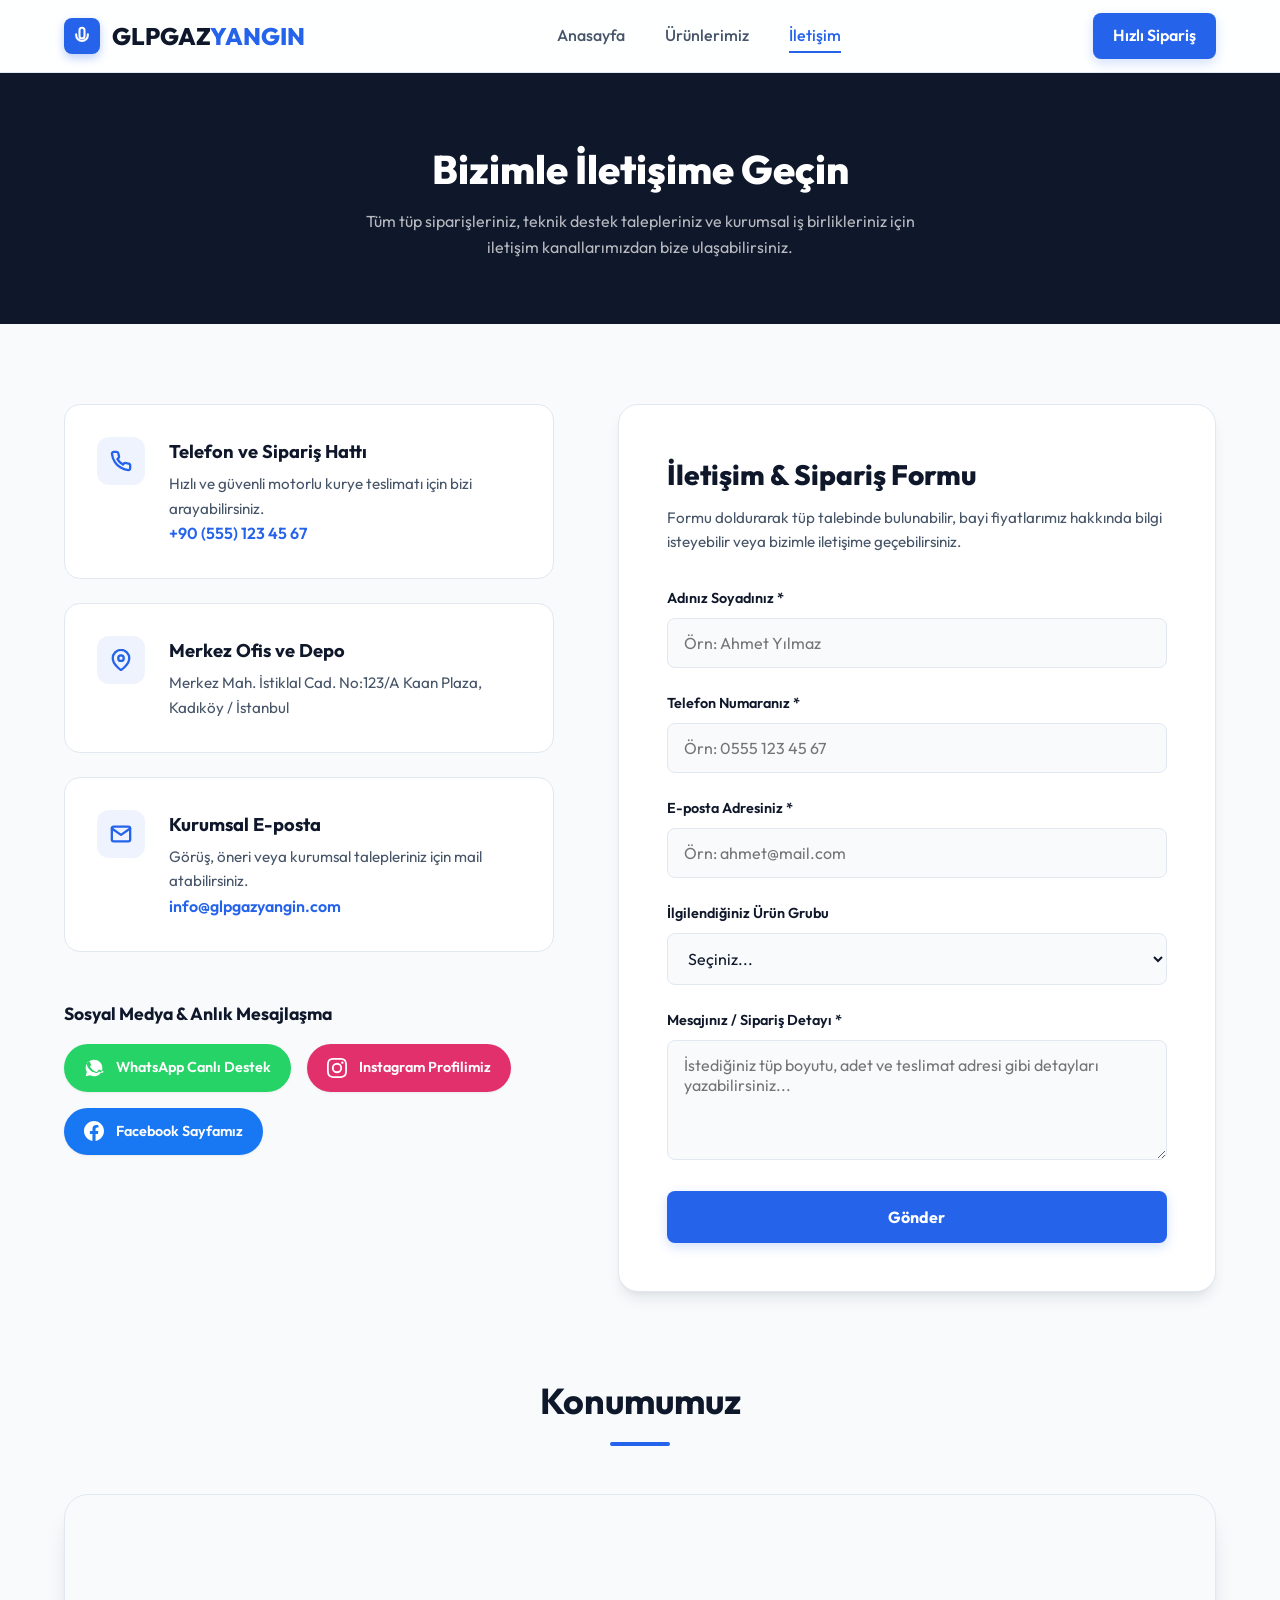
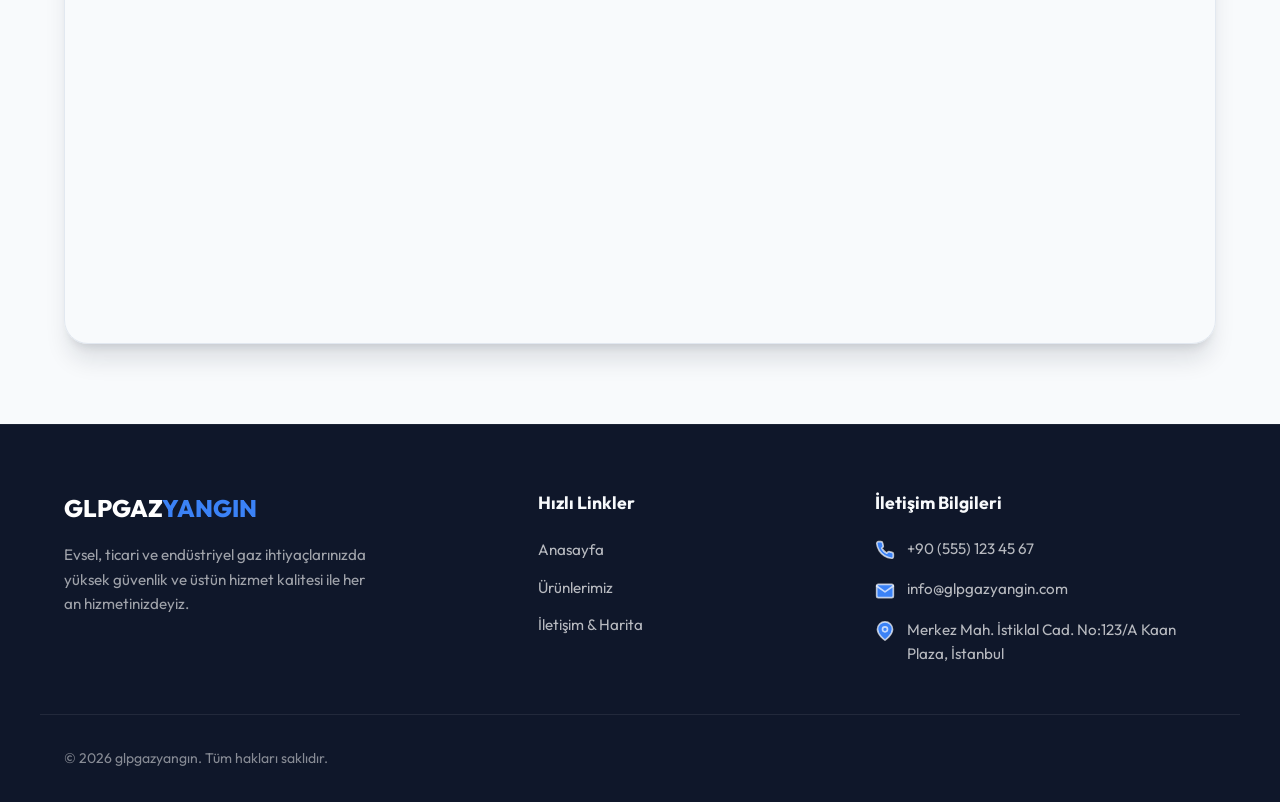
<file: iletisim.html>
<!DOCTYPE html>
<html lang="tr">
<head>
    <meta charset="UTF-8">
    <meta name="viewport" content="width=device-width, initial-scale=1.0">
    <title>İletişim - glpgazyangın Bize Ulaşın</title>
    <meta name="description" content="glpgazyangın iletişim bilgileri. E-posta, Whatsapp, Instagram, Facebook adreslerimiz ve Google Haritalar üzerindeki konumumuz. Hemen sipariş veya bilgi alın.">
    <link rel="stylesheet" href="style.css">
</head>
<body>

    <!-- Header / Navigasyon -->
    <header class="header">
        <div class="container navbar">
            <a href="index.html" class="logo" id="headerLogo">
                <div class="logo-icon">
                    <svg width="20" height="20" viewBox="0 0 24 24" fill="none" stroke="currentColor" stroke-width="2.5" stroke-linecap="round" stroke-linejoin="round">
                        <path d="M12 2c1.7 0 3 1.3 3 3v7c0 1.7-1.3 3-3 3s-3-1.3-3-3V5c0-1.7 1.3-3 3-3z"/>
                        <path d="M19 10v1a7 7 0 0 1-14 0v-1"/>
                    </svg>
                </div>
                <div class="logo-text">GLPGAZ<span>YANGIN</span></div>
            </a>
            
            <nav class="nav-menu" id="navMenu">
                <a href="index.html" class="nav-link" id="navHome">Anasayfa</a>
                <a href="urunlerimiz.html" class="nav-link" id="navProducts">Ürünlerimiz</a>
                <a href="iletisim.html" class="nav-link active" id="navContact">İletişim</a>
            </nav>

            <a href="iletisim.html" class="nav-btn" id="navOrderBtn">Hızlı Sipariş</a>

            <div class="mobile-toggle" id="mobileToggle">
                <span></span>
                <span></span>
                <span></span>
            </div>
        </div>
    </header>

    <!-- İletişim Başlık Bölümü -->
    <section class="section" style="background-color: var(--primary-dark); color: white; padding: 4rem 0; text-align: center;">
        <div class="container">
            <h1 style="font-size: 2.5rem; font-weight: 800; margin-bottom: 0.5rem;">Bizimle İletişime Geçin</h1>
            <p style="color: rgba(255,255,255,0.7); max-width: 600px; margin: 0 auto;">Tüm tüp siparişleriniz, teknik destek talepleriniz ve kurumsal iş birlikleriniz için iletişim kanallarımızdan bize ulaşabilirsiniz.</p>
        </div>
    </section>

    <!-- İletişim Detayları ve Form Grid -->
    <section class="section">
        <div class="container contact-grid">
            
            <!-- Sol Sütun: İletişim Bilgileri & Sosyal Medya -->
            <div class="contact-info-cards">
                
                <!-- Telefon Kartı -->
                <div class="contact-card-item">
                    <div class="contact-card-icon">
                        <svg viewBox="0 0 24 24" width="22" height="22" stroke="currentColor" stroke-width="2.5" fill="none" stroke-linecap="round" stroke-linejoin="round">
                            <path d="M22 16.92v3a2 2 0 0 1-2.18 2 19.79 19.79 0 0 1-8.63-3.07 19.5 19.5 0 0 1-6-6 19.79 19.79 0 0 1-3.07-8.67A2 2 0 0 1 4.11 2h3a2 2 0 0 1 2 1.72 12.84 12.84 0 0 0 .7 2.81 2 2 0 0 1-.45 2.11L8.09 9.91a16 16 0 0 0 6 6l1.27-1.27a2 2 0 0 1 2.11-.45 12.84 12.84 0 0 0 2.81.7A2 2 0 0 1 22 16.92z"/>
                        </svg>
                    </div>
                    <div class="contact-card-details">
                        <h3>Telefon ve Sipariş Hattı</h3>
                        <p>Hızlı ve güvenli motorlu kurye teslimatı için bizi arayabilirsiniz.</p>
                        <a href="tel:+905551234567" id="linkPhone">+90 (555) 123 45 67</a>
                    </div>
                </div>

                <!-- Adres Kartı -->
                <div class="contact-card-item">
                    <div class="contact-card-icon">
                        <svg viewBox="0 0 24 24" width="22" height="22" stroke="currentColor" stroke-width="2.5" fill="none" stroke-linecap="round" stroke-linejoin="round">
                            <path d="M21 10c0 7-9 13-9 13s-9-6-9-13a9 9 0 0 1 18 0z"/>
                            <circle cx="12" cy="10" r="3"/>
                        </svg>
                    </div>
                    <div class="contact-card-details">
                        <h3>Merkez Ofis ve Depo</h3>
                        <p>Merkez Mah. İstiklal Cad. No:123/A Kaan Plaza, Kadıköy / İstanbul</p>
                    </div>
                </div>

                <!-- E-posta Kartı -->
                <div class="contact-card-item">
                    <div class="contact-card-icon">
                        <svg viewBox="0 0 24 24" width="22" height="22" stroke="currentColor" stroke-width="2.5" fill="none" stroke-linecap="round" stroke-linejoin="round">
                            <path d="M4 4h16c1.1 0 2 .9 2 2v12c0 1.1-.9 2-2 2H4c-1.1 0-2-.9-2-2V6c0-1.1.9-2 2-2z"/>
                            <polyline points="22,6 12,13 2,6"/>
                        </svg>
                    </div>
                    <div class="contact-card-details">
                        <h3>Kurumsal E-posta</h3>
                        <p>Görüş, öneri veya kurumsal talepleriniz için mail atabilirsiniz.</p>
                        <a href="mailto:info@glpgazyangin.com" id="linkMail">info@glpgazyangin.com</a>
                    </div>
                </div>

                <!-- Sosyal Medya ve Hızlı Erişim Kanalları -->
                <div class="social-platforms">
                    <h4>Sosyal Medya & Anlık Mesajlaşma</h4>
                    <div class="social-links-flex">
                        
                        <!-- Whatsapp -->
                        <a href="https://wa.me/905551234567?text=Merhaba,%20tüp%20siparişi%20vermek%20istiyorum." target="_blank" class="social-pill social-whatsapp" id="socialWhatsapp">
                            <svg viewBox="0 0 24 24">
                                <path d="M12.012 2c-5.506 0-9.989 4.478-9.99 9.984a9.96 9.96 0 0 0 1.335 4.963L2 22l5.233-1.371a9.944 9.944 0 0 0 4.779 1.21h.004c5.505 0 9.988-4.478 9.989-9.984 0-2.669-1.037-5.176-2.922-7.062A9.92 9.92 0 0 0 12.012 2zm5.836 14.199c-.32.9-1.845 1.748-2.54 1.807-.63.053-1.419.083-4.227-1.077-3.589-1.482-5.908-5.111-6.087-5.35-.179-.24-1.459-1.94-1.459-3.702 0-1.762.921-2.63 1.252-2.977.331-.347.725-.434.966-.434.24 0 .48.002.69.012.222.01.517-.083.808.618.3.724 1.025 2.502 1.112 2.682.088.18.147.391.027.632-.119.24-.18.39-.36.6-.18.21-.379.47-.54.63-.18.18-.369.376-.159.736.21.36 1.365 2.253 2.928 3.642 2.013 1.794 3.701 2.348 4.226 2.56.526.21.84.18 1.156-.15.316-.33 1.365-1.59 1.728-2.13.362-.54.724-.45 1.22-.27 493.3 180 3.12 1.53 3.498 1.72.378.19.63.28.72.43.09.15.09.87-.23 1.77z"/>
                            </svg>
                            WhatsApp Canlı Destek
                        </a>

                        <!-- Instagram -->
                        <a href="https://instagram.com/glpgazyangin" target="_blank" class="social-pill social-instagram" id="socialInstagram">
                            <svg viewBox="0 0 24 24">
                                <path d="M12 2.163c3.204 0 3.584.012 4.85.07 3.252.148 4.771 1.691 4.919 4.919.058 1.265.069 1.645.069 4.849 0 3.205-.012 3.584-.069 4.849-.149 3.225-1.664 4.771-4.919 4.919-1.266.058-1.644.07-4.85.07-3.204 0-3.584-.012-4.849-.07-3.26-.149-4.771-1.699-4.919-4.92-.058-1.265-.07-1.644-.07-4.849 0-3.204.013-3.583.07-4.849.149-3.227 1.664-4.771 4.919-4.919 1.266-.057 1.645-.069 4.849-.069zM12 0C8.741 0 8.333.014 7.053.072 2.695.272.273 2.69.073 7.051.014 8.333 0 8.741 0 12c0 3.259.014 3.668.072 4.948.2 4.358 2.618 6.78 6.98 6.98 1.281.058 1.689.072 4.948.072 3.259 0 3.668-.014 4.948-.072 4.354-.2 6.782-2.618 6.979-6.98.059-1.28.073-1.689.073-4.948 0-3.259-.014-3.667-.072-4.947-.196-4.354-2.617-6.78-6.979-6.98C15.668.014 15.259 0 12 0zm0 5.838a6.162 6.162 0 1 0 0 12.324 6.162 6.162 0 0 0 0-12.324zM12 16a4 4 0 1 1 0-8 4 4 0 0 1 0 8zm6.406-11.845a1.44 1.44 0 1 0 0 2.881 1.44 1.44 0 0 0 0-2.881z"/>
                            </svg>
                            Instagram Profilimiz
                        </a>

                        <!-- Facebook -->
                        <a href="https://facebook.com/glpgazyangin" target="_blank" class="social-pill social-facebook" id="socialFacebook">
                            <svg viewBox="0 0 24 24">
                                <path d="M24 12.073c0-6.627-5.373-12-12-12s-12 5.373-12 12c0 5.99 4.388 10.954 10.125 11.854v-8.385H7.078v-3.47h3.047V9.43c0-3.007 1.792-4.669 4.533-4.669 1.312 0 2.686.235 2.686.235v2.953H15.83c-1.491 0-1.956.925-1.956 1.874v2.25h3.328l-.532 3.47h-2.796v8.385C19.612 23.027 24 18.062 24 12.073z"/>
                            </svg>
                            Facebook Sayfamız
                        </a>

                    </div>
                </div>

            </div>

            <!-- Sağ Sütun: Sipariş & İletişim Formu -->
            <div class="contact-form-wrapper">
                <h2>İletişim & Sipariş Formu</h2>
                <p>Formu doldurarak tüp talebinde bulunabilir, bayi fiyatlarımız hakkında bilgi isteyebilir veya bizimle iletişime geçebilirsiniz.</p>
                
                <form id="contactForm">
                    
                    <div class="form-group">
                        <label for="formName" class="form-label">Adınız Soyadınız *</label>
                        <input type="text" id="formName" class="form-control" placeholder="Örn: Ahmet Yılmaz" required>
                    </div>

                    <div class="form-group">
                        <label for="formPhone" class="form-label">Telefon Numaranız *</label>
                        <input type="tel" id="formPhone" class="form-control" placeholder="Örn: 0555 123 45 67" required>
                    </div>

                    <div class="form-group">
                        <label for="formEmail" class="form-label">E-posta Adresiniz *</label>
                        <input type="email" id="formEmail" class="form-control" placeholder="Örn: ahmet@mail.com" required>
                    </div>

                    <div class="form-group">
                        <label for="formTupType" class="form-label">İlgilendiğiniz Ürün Grubu</label>
                        <select id="formTupType" class="form-control" style="background-image: none;">
                            <option value="">Seçiniz...</option>
                            <option value="ev-piknik">Ev & Piknik Tüpleri (2kg, 12kg vb.)</option>
                            <option value="sanayi-ticari">Ticari & Sanayi Tüpleri (24kg, 45kg, Forklift)</option>
                            <option value="medikal-oksijen">Medikal Oksijen Tüpleri</option>
                            <option value="endustriyel-gaz">Endüstriyel & Teknik Gaz Silindirleri</option>
                        </select>
                    </div>

                    <div class="form-group">
                        <label for="formMsg" class="form-label">Mesajınız / Sipariş Detayı *</label>
                        <textarea id="formMsg" class="form-control" placeholder="İstediğiniz tüp boyutu, adet ve teslimat adresi gibi detayları yazabilirsiniz..." required></textarea>
                    </div>

                    <button type="submit" class="form-submit-btn" id="formSubmitBtn">Gönder</button>
                </form>

                <!-- Başarı Mesajı -->
                <div class="form-success-msg" id="successMsg">
                    ✓ Mesajınız başarıyla iletildi! En kısa sürede sipariş veya destek için sizinle iletişime geçilecektir.
                </div>
            </div>

        </div>
    </section>

    <!-- Google Haritalar Bölümü -->
    <section class="section map-section">
        <div class="container">
            <h2 class="section-title">Konumumuz</h2>
            <div class="map-card" id="googleMapCard">
                <!-- Google Maps Gömülü Iframe -->
                <iframe src="https://www.google.com/maps/embed?pb=!15s0x14cab765065046f7%3A0x7707e78d22debf0a!2zS2FkxLFrw7Z5LCBJc3RhbmJ1bCwgVHVya2V5!5m2!1str!2str" allowfullscreen="" loading="lazy" referrerpolicy="no-referrer-when-downgrade"></iframe>
            </div>
        </div>
    </section>

    <!-- Footer -->
    <footer class="footer">
        <div class="container footer-grid">
            <div class="footer-brand">
                <h3>GLPGAZ<span>YANGIN</span></h3>
                <p>Evsel, ticari ve endüstriyel gaz ihtiyaçlarınızda yüksek güvenlik ve üstün hizmet kalitesi ile her an hizmetinizdeyiz.</p>
            </div>
            
            <div class="footer-links">
                <h4>Hızlı Linkler</h4>
                <ul class="footer-links-list">
                    <li><a href="index.html">Anasayfa</a></li>
                    <li><a href="urunlerimiz.html">Ürünlerimiz</a></li>
                    <li><a href="iletisim.html">İletişim & Harita</a></li>
                </ul>
            </div>
            
            <div class="footer-contact">
                <h4>İletişim Bilgileri</h4>
                <ul class="footer-contact-list">
                    <li>
                        <svg viewBox="0 0 24 24" width="18" height="18" stroke="currentColor" stroke-width="2" fill="none" stroke-linecap="round" stroke-linejoin="round">
                            <path d="M22 16.92v3a2 2 0 0 1-2.18 2 19.79 19.79 0 0 1-8.63-3.07 19.5 19.5 0 0 1-6-6 19.79 19.79 0 0 1-3.07-8.67A2 2 0 0 1 4.11 2h3a2 2 0 0 1 2 1.72 12.84 12.84 0 0 0 .7 2.81 2 2 0 0 1-.45 2.11L8.09 9.91a16 16 0 0 0 6 6l1.27-1.27a2 2 0 0 1 2.11-.45 12.84 12.84 0 0 0 2.81.7A2 2 0 0 1 22 16.92z"/>
                        </svg>
                        +90 (555) 123 45 67
                    </li>
                    <li>
                        <svg viewBox="0 0 24 24" width="18" height="18" stroke="currentColor" stroke-width="2" fill="none" stroke-linecap="round" stroke-linejoin="round">
                            <path d="M4 4h16c1.1 0 2 .9 2 2v12c0 1.1-.9 2-2 2H4c-1.1 0-2-.9-2-2V6c0-1.1.9-2 2-2z"/>
                            <polyline points="22,6 12,13 2,6"/>
                        </svg>
                        info@glpgazyangin.com
                    </li>
                    <li>
                        <svg viewBox="0 0 24 24" width="18" height="18" stroke="currentColor" stroke-width="2" fill="none" stroke-linecap="round" stroke-linejoin="round">
                            <path d="M21 10c0 7-9 13-9 13s-9-6-9-13a9 9 0 0 1 18 0z"/>
                            <circle cx="12" cy="10" r="3"/>
                        </svg>
                        Merkez Mah. İstiklal Cad. No:123/A Kaan Plaza, İstanbul
                    </li>
                </ul>
            </div>
        </div>
        
        <div class="container footer-bottom">
            <p>&copy; 2026 glpgazyangın. Tüm hakları saklıdır.</p>
        </div>
    </footer>

    <!-- Yukarı Çık Butonu -->
    <div class="scroll-to-top" id="scrollTopBtn" title="Yukarı Çık">
        <svg viewBox="0 0 24 24" stroke-linecap="round" stroke-linejoin="round">
            <line x1="12" y1="19" x2="12" y2="5"></line>
            <polyline points="5 12 12 5 19 12"></polyline>
        </svg>
    </div>

    <script src="app.js"></script>
</body>
</html>
</file>
<file: style.css>
@import url('https://fonts.googleapis.com/css2?family=Outfit:wght@300;400;500;600;700;800&display=swap');

:root {
    --primary-dark: #0f172a;
    --primary-navy: #1e293b;
    --secondary-navy: #334155;
    --accent-blue: #2563eb;
    --accent-light: #3b82f6;
    --accent-hover: #1d4ed8;
    --bg-light: #f8fafc;
    --bg-card: #ffffff;
    --text-dark: #0f172a;
    --text-gray: #475569;
    --text-light: #f8fafc;
    --border-color: #e2e8f0;
    --font-sans: 'Outfit', sans-serif;
    --transition-fast: all 0.2s ease;
    --transition-smooth: all 0.3s cubic-bezier(0.4, 0, 0.2, 1);
    --shadow-sm: 0 1px 3px rgba(0, 0, 0, 0.05), 0 1px 2px rgba(0, 0, 0, 0.02);
    --shadow-md: 0 4px 6px -1px rgba(15, 23, 42, 0.05), 0 2px 4px -2px rgba(15, 23, 42, 0.05);
    --shadow-lg: 0 10px 15px -3px rgba(15, 23, 42, 0.08), 0 4px 6px -4px rgba(15, 23, 42, 0.08);
    --shadow-xl: 0 20px 25px -5px rgba(15, 23, 42, 0.12), 0 8px 10px -6px rgba(15, 23, 42, 0.12);
}

/* Reset & Base Styles */
* {
    margin: 0;
    padding: 0;
    box-sizing: border-box;
}

html {
    scroll-behavior: smooth;
    font-size: 16px;
    overflow-x: hidden;
    width: 100%;
}

body {
    font-family: var(--font-sans);
    background-color: var(--bg-light);
    color: var(--text-dark);
    line-height: 1.6;
    overflow-x: hidden;
    width: 100%;
}

a {
    text-decoration: none;
    color: inherit;
    transition: var(--transition-fast);
}

ul {
    list-style: none;
}

img {
    max-width: 100%;
    height: auto;
    display: block;
}

button, input, textarea, select {
    font-family: inherit;
    font-size: inherit;
    border: none;
    outline: none;
    background: none;
}

/* Layout Utilities */
.container {
    width: 100%;
    max-width: 1200px;
    margin: 0 auto;
    padding: 0 1.5rem;
}

.section {
    padding: 5rem 0;
}

.section-title {
    font-size: 2.25rem;
    font-weight: 700;
    color: var(--primary-dark);
    text-align: center;
    margin-bottom: 3rem;
    position: relative;
}

.section-title::after {
    content: '';
    display: block;
    width: 60px;
    height: 4px;
    background-color: var(--accent-blue);
    margin: 0.75rem auto 0;
    border-radius: 2px;
}

/* Header & Navigation */
.header {
    background-color: rgba(255, 255, 255, 0.85);
    backdrop-filter: blur(12px);
    -webkit-backdrop-filter: blur(12px);
    border-bottom: 1px solid var(--border-color);
    position: sticky;
    top: 0;
    z-index: 1000;
    transition: var(--transition-smooth);
}

.header.scrolled {
    background-color: rgba(15, 23, 42, 0.95);
    border-bottom: 1px solid rgba(255, 255, 255, 0.1);
}

.header.scrolled .logo-text {
    color: var(--text-light);
}

.header.scrolled .nav-link {
    color: rgba(255, 255, 255, 0.8);
}

.header.scrolled .nav-link:hover,
.header.scrolled .nav-link.active {
    color: var(--text-light);
}

.header.scrolled .nav-link::after {
    background-color: var(--text-light);
}

.navbar {
    display: flex;
    justify-content: space-between;
    align-items: center;
    height: 4.5rem;
}

.logo {
    display: flex;
    align-items: center;
    gap: 0.75rem;
    font-weight: 800;
    font-size: 1.5rem;
    color: var(--primary-dark);
}

.logo-icon {
    display: flex;
    align-items: center;
    justify-content: center;
    width: 2.25rem;
    height: 2.25rem;
    background-color: var(--accent-blue);
    color: white;
    border-radius: 0.5rem;
    box-shadow: 0 4px 10px rgba(37, 99, 235, 0.3);
}

.logo-text span {
    color: var(--accent-blue);
}

.nav-menu {
    display: flex;
    align-items: center;
    gap: 2.5rem;
}

.nav-link {
    font-weight: 500;
    color: var(--text-gray);
    position: relative;
    padding: 0.25rem 0;
}

.nav-link::after {
    content: '';
    position: absolute;
    bottom: 0;
    left: 0;
    width: 0;
    height: 2px;
    background-color: var(--accent-blue);
    transition: var(--transition-smooth);
}

.nav-link:hover,
.nav-link.active {
    color: var(--accent-blue);
}

.nav-link:hover::after,
.nav-link.active::after {
    width: 100%;
}

.nav-btn {
    background-color: var(--accent-blue);
    color: white;
    padding: 0.625rem 1.25rem;
    border-radius: 0.5rem;
    font-weight: 600;
    box-shadow: 0 4px 12px rgba(37, 99, 235, 0.2);
    transition: var(--transition-smooth);
}

.nav-btn:hover {
    background-color: var(--accent-hover);
    transform: translateY(-2px);
    box-shadow: 0 6px 16px rgba(37, 99, 235, 0.3);
}

/* Mobile Menu Toggle */
.mobile-toggle {
    display: none;
    cursor: pointer;
    flex-direction: column;
    gap: 6px;
    z-index: 1001;
}

.mobile-toggle span {
    display: block;
    width: 25px;
    height: 3px;
    background-color: var(--primary-dark);
    border-radius: 2px;
    transition: var(--transition-smooth);
}

.header.scrolled .mobile-toggle span {
    background-color: var(--text-light);
}

/* Hero Section */
.hero {
    background: radial-gradient(circle at top right, rgba(37, 99, 235, 0.08), transparent 45%),
                radial-gradient(circle at bottom left, rgba(15, 23, 42, 0.03), transparent 50%);
    padding: 8rem 0 5rem;
    min-height: 85vh;
    display: flex;
    align-items: center;
}

.hero-grid {
    display: grid;
    grid-template-columns: 1.1fr 0.9fr;
    gap: 4rem;
    align-items: center;
}

.hero-title {
    font-size: 3.5rem;
    font-weight: 800;
    line-height: 1.15;
    color: var(--primary-dark);
    margin-bottom: 1.5rem;
}

.hero-title span {
    color: var(--accent-blue);
}

.hero-subtitle {
    font-size: 1.25rem;
    color: var(--text-gray);
    margin-bottom: 2.5rem;
    max-width: 540px;
}

.hero-cta {
    display: flex;
    gap: 1.25rem;
    flex-wrap: wrap;
}

.btn-primary {
    background-color: var(--accent-blue);
    color: white;
    padding: 0.875rem 2rem;
    border-radius: 0.5rem;
    font-weight: 600;
    font-size: 1.05rem;
    box-shadow: 0 4px 14px rgba(37, 99, 235, 0.3);
    transition: var(--transition-smooth);
    display: inline-flex;
    align-items: center;
    gap: 0.5rem;
}

.btn-primary:hover {
    background-color: var(--accent-hover);
    transform: translateY(-2px);
    box-shadow: 0 8px 20px rgba(37, 99, 235, 0.4);
}

.btn-secondary {
    background-color: white;
    color: var(--primary-dark);
    border: 1px solid var(--border-color);
    padding: 0.875rem 2rem;
    border-radius: 0.5rem;
    font-weight: 600;
    font-size: 1.05rem;
    transition: var(--transition-smooth);
    display: inline-flex;
    align-items: center;
    gap: 0.5rem;
}

.btn-secondary:hover {
    background-color: var(--bg-light);
    border-color: var(--text-gray);
    transform: translateY(-2px);
}

.hero-image-wrapper {
    position: relative;
    display: flex;
    justify-content: center;
    align-items: center;
}

.hero-circle-bg {
    position: absolute;
    width: 100%;
    max-width: 450px;
    height: 450px;
    background: radial-gradient(circle, rgba(37, 99, 235, 0.15) 0%, rgba(37, 99, 235, 0.02) 70%);
    border-radius: 50%;
    z-index: -1;
    animation: pulse 8s infinite alternate ease-in-out;
}

.hero-cylinder-img {
    width: 85%;
    max-width: 380px;
    filter: drop-shadow(0 20px 30px rgba(15, 23, 42, 0.15));
    animation: float 6s ease-in-out infinite;
}

/* Info Cards Section */
.info-section {
    background-color: white;
    border-top: 1px solid var(--border-color);
    border-bottom: 1px solid var(--border-color);
}

.info-grid {
    display: grid;
    grid-template-columns: repeat(2, 1fr);
    gap: 2.25rem;
    max-width: 900px;
    margin: 0 auto;
}

.info-card {
    background-color: var(--bg-light);
    padding: 2.5rem 2rem;
    border-radius: 1rem;
    border: 1px solid var(--border-color);
    transition: var(--transition-smooth);
    display: flex;
    flex-direction: column;
    align-items: flex-start;
    position: relative;
    overflow: hidden;
}

.info-card::before {
    content: '';
    position: absolute;
    top: 0;
    left: 0;
    width: 4px;
    height: 100%;
    background-color: var(--accent-blue);
    transform: scaleY(0);
    transition: var(--transition-smooth);
    transform-origin: bottom;
}

.info-card:hover {
    transform: translateY(-5px);
    box-shadow: var(--shadow-lg);
    background-color: white;
}

.info-card:hover::before {
    transform: scaleY(1);
}

.info-icon-wrapper {
    width: 3.5rem;
    height: 3.5rem;
    background-color: rgba(37, 99, 235, 0.1);
    color: var(--accent-blue);
    border-radius: 0.75rem;
    display: flex;
    align-items: center;
    justify-content: center;
    margin-bottom: 1.5rem;
    font-size: 1.5rem;
}

.info-card h3 {
    font-size: 1.35rem;
    font-weight: 700;
    margin-bottom: 0.75rem;
    color: var(--primary-dark);
}

.info-card p {
    color: var(--text-gray);
    font-size: 0.95rem;
}

/* Home Page Content Sections */
.about-features {
    display: grid;
    grid-template-columns: 1fr 1.2fr;
    gap: 5rem;
    align-items: center;
}

.about-features-img {
    border-radius: 1.5rem;
    box-shadow: var(--shadow-xl);
    filter: drop-shadow(0 10px 20px rgba(0,0,0,0.05));
    border: 1px solid var(--border-color);
}

.features-list {
    margin-top: 2rem;
    display: grid;
    grid-template-columns: 1fr 1fr;
    gap: 1.5rem;
}

.feature-item {
    display: flex;
    gap: 1rem;
    align-items: flex-start;
}

.feature-check {
    color: var(--accent-blue);
    flex-shrink: 0;
    font-weight: bold;
}

.feature-text h4 {
    font-weight: 700;
    font-size: 1.05rem;
    margin-bottom: 0.25rem;
}

.feature-text p {
    color: var(--text-gray);
    font-size: 0.875rem;
}

/* Safety & Callout Banner */
.safety-banner {
    background-color: var(--primary-dark);
    color: white;
    border-radius: 1.5rem;
    padding: 4rem;
    position: relative;
    overflow: hidden;
    box-shadow: var(--shadow-xl);
}

.safety-banner-bg {
    position: absolute;
    top: -50%;
    right: -20%;
    width: 60%;
    height: 200%;
    background: radial-gradient(circle, rgba(37, 99, 235, 0.2) 0%, transparent 60%);
    pointer-events: none;
}

.safety-content {
    position: relative;
    z-index: 2;
    max-width: 650px;
}

.safety-tag {
    background-color: rgba(37, 99, 235, 0.2);
    border: 1px solid rgba(37, 99, 235, 0.4);
    color: var(--accent-light);
    font-size: 0.8rem;
    font-weight: 700;
    text-transform: uppercase;
    letter-spacing: 1px;
    padding: 0.35rem 0.85rem;
    border-radius: 2rem;
    display: inline-block;
    margin-bottom: 1.5rem;
}

.safety-content h2 {
    font-size: 2.25rem;
    font-weight: 800;
    margin-bottom: 1rem;
}

.safety-content p {
    color: rgba(255, 255, 255, 0.8);
    margin-bottom: 2rem;
}

/* Products Page Styles */
.search-filter-section {
    background-color: white;
    border-bottom: 1px solid var(--border-color);
    padding: 2.5rem 0;
}

.search-filter-bar {
    display: flex;
    flex-direction: column;
    gap: 1.5rem;
}

.search-wrapper {
    position: relative;
    width: 100%;
    max-width: 450px;
    margin: 0 auto;
}

.search-input {
    width: 100%;
    background-color: var(--bg-light);
    border: 1px solid var(--border-color);
    padding: 0.875rem 1.25rem 0.875rem 3rem;
    border-radius: 0.75rem;
    font-weight: 500;
    color: var(--text-dark);
    transition: var(--transition-smooth);
}

.search-input:focus {
    border-color: var(--accent-blue);
    background-color: white;
    box-shadow: 0 0 0 4px rgba(37, 99, 235, 0.1);
}

.search-icon {
    position: absolute;
    left: 1.25rem;
    top: 50%;
    transform: translateY(-50%);
    color: var(--text-gray);
    pointer-events: none;
}

.filter-categories {
    display: flex;
    justify-content: center;
    gap: 1rem;
    flex-wrap: wrap;
}

.filter-btn {
    background-color: var(--bg-light);
    color: var(--text-gray);
    border: 1px solid var(--border-color);
    padding: 0.625rem 1.5rem;
    border-radius: 2rem;
    font-weight: 600;
    cursor: pointer;
    transition: var(--transition-smooth);
}

.filter-btn:hover {
    border-color: var(--accent-blue);
    color: var(--accent-blue);
}

.filter-btn.active {
    background-color: var(--accent-blue);
    color: white;
    border-color: var(--accent-blue);
    box-shadow: 0 4px 12px rgba(37, 99, 235, 0.25);
}

/* Products Grid */
.products-grid {
    display: flex;
    flex-direction: column;
    gap: 2.5rem;
    margin-top: 3rem;
}

.product-card {
    background-color: white;
    border-radius: 1.25rem;
    border: 1px solid var(--border-color);
    box-shadow: var(--shadow-sm);
    display: grid;
    grid-template-columns: 240px 1fr;
    overflow: hidden;
    transition: var(--transition-smooth);
    min-height: 280px;
}

.product-card:has(.product-use-img-area) {
    grid-template-columns: 240px 1fr 240px;
}

.product-card:hover {
    transform: translateY(-4px);
    box-shadow: var(--shadow-xl);
    border-color: rgba(37, 99, 235, 0.15);
}

.product-img-area {
    background: radial-gradient(circle, rgba(37, 99, 235, 0.05) 0%, rgba(248, 250, 252, 0.6) 80%);
    display: flex;
    align-items: center;
    justify-content: center;
    padding: 2rem;
    position: relative;
    border-right: 1px solid var(--border-color);
}

.product-img {
    max-height: 200px;
    width: auto;
    filter: drop-shadow(0 10px 15px rgba(15, 23, 42, 0.1));
    transition: var(--transition-smooth);
}

.product-card:hover .product-img {
    transform: translateY(-5px);
}

.product-use-img-area {
    position: relative;
    overflow: hidden;
    border-left: 1px solid var(--border-color);
    background-color: var(--bg-light);
    width: 240px;
    height: 100%;
}

.product-use-img {
    width: 100%;
    height: 100%;
    object-fit: cover;
    filter: grayscale(15%);
    transition: var(--transition-smooth);
}

.product-card:hover .product-use-img {
    transform: scale(1.05);
    filter: grayscale(0%);
}

.product-content-area {
    padding: 2.5rem;
    display: flex;
    flex-direction: column;
    justify-content: space-between;
}

.product-meta-header {
    display: flex;
    justify-content: space-between;
    align-items: flex-start;
    gap: 1rem;
    margin-bottom: 0.75rem;
}

.product-name {
    font-size: 1.6rem;
    font-weight: 800;
    color: var(--primary-dark);
}

.product-badge {
    background-color: rgba(37, 99, 235, 0.08);
    color: var(--accent-blue);
    font-weight: 700;
    font-size: 0.75rem;
    padding: 0.35rem 0.75rem;
    border-radius: 0.35rem;
    text-transform: uppercase;
}

.product-desc {
    color: var(--text-gray);
    font-size: 0.95rem;
    margin-bottom: 1.5rem;
}

/* Variation Block */
.variation-box {
    background-color: var(--bg-light);
    border: 1px solid var(--border-color);
    border-radius: 0.75rem;
    padding: 1.25rem;
    margin-top: auto;
}

.variation-tabs-wrapper {
    display: flex;
    gap: 0.5rem;
    margin-bottom: 0.75rem;
    flex-wrap: wrap;
}

.var-tab {
    background-color: white;
    border: 1px solid var(--border-color);
    padding: 0.4rem 0.85rem;
    border-radius: 0.5rem;
    font-size: 0.825rem;
    font-weight: 600;
    color: var(--text-gray);
    cursor: pointer;
    transition: var(--transition-smooth);
}

.var-tab:hover {
    border-color: var(--accent-light);
    color: var(--accent-blue);
}

.var-tab.active {
    background-color: var(--accent-blue);
    color: white;
    border-color: var(--accent-blue);
}

.variation-body {
    position: relative;
    min-height: 48px;
}

.var-desc {
    font-size: 0.9rem;
    color: var(--text-dark);
    display: none;
    animation: fadeIn 0.35s ease;
}

.var-desc.active {
    display: block;
}

.var-tag {
    font-weight: 700;
    color: var(--accent-blue);
    margin-right: 0.35rem;
}

.no-results {
    text-align: center;
    padding: 4rem 2rem;
    background-color: white;
    border-radius: 1rem;
    border: 1px solid var(--border-color);
    color: var(--text-gray);
    display: none;
}

/* Contact Page Styles */
.contact-grid {
    display: grid;
    grid-template-columns: 0.9fr 1.1fr;
    gap: 4rem;
}

.contact-info-cards {
    display: flex;
    flex-direction: column;
    gap: 1.5rem;
}

.contact-card-item {
    background-color: white;
    border-radius: 1rem;
    border: 1px solid var(--border-color);
    padding: 2rem;
    display: flex;
    gap: 1.5rem;
    align-items: flex-start;
    transition: var(--transition-smooth);
}

.contact-card-item:hover {
    transform: translateX(5px);
    border-color: rgba(37, 99, 235, 0.15);
    box-shadow: var(--shadow-md);
}

.contact-card-icon {
    width: 3rem;
    height: 3rem;
    background-color: rgba(37, 99, 235, 0.08);
    color: var(--accent-blue);
    border-radius: 0.75rem;
    display: flex;
    align-items: center;
    justify-content: center;
    font-size: 1.25rem;
    flex-shrink: 0;
}

.contact-card-details h3 {
    font-weight: 700;
    font-size: 1.15rem;
    margin-bottom: 0.35rem;
}

.contact-card-details p {
    color: var(--text-gray);
    font-size: 0.95rem;
}

.contact-card-details a {
    color: var(--accent-blue);
    font-weight: 600;
}

.contact-card-details a:hover {
    color: var(--accent-hover);
    text-decoration: underline;
}

/* Social Media Grid inside Contact */
.social-platforms {
    margin-top: 1.5rem;
}

.social-platforms h4 {
    font-weight: 700;
    font-size: 1.1rem;
    margin-bottom: 1rem;
}

.social-links-flex {
    display: flex;
    gap: 1rem;
    flex-wrap: wrap;
}

.social-pill {
    display: flex;
    align-items: center;
    gap: 0.75rem;
    padding: 0.75rem 1.25rem;
    border-radius: 3rem;
    font-weight: 600;
    font-size: 0.9rem;
    color: white;
    box-shadow: var(--shadow-sm);
    transition: var(--transition-smooth);
}

.social-pill svg {
    width: 1.25rem;
    height: 1.25rem;
    fill: currentColor;
}

.social-pill:hover {
    transform: translateY(-2px);
    box-shadow: var(--shadow-md);
    filter: brightness(1.1);
}

.social-whatsapp { background-color: #25d366; }
.social-instagram { background-color: #e1306c; }
.social-facebook { background-color: #1877f2; }
.social-email { background-color: var(--primary-navy); }

/* Contact & Order Form */
.contact-form-wrapper {
    background-color: white;
    border-radius: 1.25rem;
    border: 1px solid var(--border-color);
    padding: 3rem;
    box-shadow: var(--shadow-lg);
}

.contact-form-wrapper h2 {
    font-size: 1.75rem;
    font-weight: 800;
    margin-bottom: 0.5rem;
}

.contact-form-wrapper p {
    color: var(--text-gray);
    margin-bottom: 2rem;
    font-size: 0.95rem;
}

.form-group {
    margin-bottom: 1.5rem;
}

.form-label {
    display: block;
    font-weight: 600;
    font-size: 0.9rem;
    margin-bottom: 0.5rem;
    color: var(--primary-dark);
}

.form-control {
    width: 100%;
    background-color: var(--bg-light);
    border: 1px solid var(--border-color);
    padding: 0.875rem 1rem;
    border-radius: 0.5rem;
    transition: var(--transition-smooth);
    color: var(--text-dark);
}

.form-control:focus {
    border-color: var(--accent-blue);
    background-color: white;
    box-shadow: 0 0 0 4px rgba(37, 99, 235, 0.08);
}

textarea.form-control {
    resize: vertical;
    min-height: 120px;
}

.form-submit-btn {
    width: 100%;
    background-color: var(--accent-blue);
    color: white;
    padding: 1rem;
    border-radius: 0.5rem;
    font-weight: 700;
    cursor: pointer;
    box-shadow: 0 4px 12px rgba(37, 99, 235, 0.2);
    transition: var(--transition-smooth);
    text-align: center;
}

.form-submit-btn:hover {
    background-color: var(--accent-hover);
    transform: translateY(-1px);
}

.form-success-msg {
    display: none;
    margin-top: 1rem;
    background-color: #ecfdf5;
    border: 1px solid #a7f3d0;
    color: #065f46;
    padding: 1rem;
    border-radius: 0.5rem;
    font-weight: 600;
    text-align: center;
    animation: fadeIn 0.4s ease;
}

/* Google Map Container */
.map-section {
    padding-top: 0;
}

.map-card {
    border-radius: 1.5rem;
    overflow: hidden;
    box-shadow: var(--shadow-xl);
    border: 1px solid var(--border-color);
    height: 450px;
    width: 100%;
}

.map-card iframe {
    width: 100%;
    height: 100%;
    border: 0;
}

/* FAQ Accordion Section (Anasayfa ek) */
.faq-grid {
    max-width: 800px;
    margin: 0 auto;
    display: flex;
    flex-direction: column;
    gap: 1.25rem;
}

.faq-item {
    background-color: white;
    border-radius: 0.75rem;
    border: 1px solid var(--border-color);
    overflow: hidden;
    transition: var(--transition-smooth);
}

.faq-header {
    padding: 1.25rem 1.5rem;
    display: flex;
    justify-content: space-between;
    align-items: center;
    cursor: pointer;
    font-weight: 700;
    font-size: 1.1rem;
    user-select: none;
}

.faq-header:hover {
    background-color: var(--bg-light);
}

.faq-icon {
    font-size: 1.25rem;
    transition: var(--transition-smooth);
    color: var(--accent-blue);
}

.faq-item.active {
    border-color: var(--accent-blue);
    box-shadow: var(--shadow-md);
}

.faq-item.active .faq-icon {
    transform: rotate(45deg);
}

.faq-content {
    max-height: 0;
    overflow: hidden;
    transition: max-height 0.3s ease;
    background-color: white;
}

.faq-content-inner {
    padding: 0 1.5rem 1.5rem;
    color: var(--text-gray);
    font-size: 0.95rem;
}

/* Footer Styles */
.footer {
    background-color: var(--primary-dark);
    color: white;
    padding: 4rem 0 2rem;
    border-top: 1px solid rgba(255, 255, 255, 0.05);
}

.footer-grid {
    display: grid;
    grid-template-columns: 1.2fr 0.8fr 1fr;
    gap: 4rem;
    margin-bottom: 3rem;
}

.footer-brand h3 {
    font-size: 1.5rem;
    font-weight: 800;
    margin-bottom: 1rem;
}

.footer-brand h3 span {
    color: var(--accent-light);
}

.footer-brand p {
    color: rgba(255, 255, 255, 0.6);
    font-size: 0.95rem;
    margin-bottom: 1.5rem;
    max-width: 320px;
}

.footer-links h4, .footer-contact h4 {
    font-size: 1.1rem;
    font-weight: 700;
    margin-bottom: 1.25rem;
    color: var(--text-light);
}

.footer-links-list {
    display: flex;
    flex-direction: column;
    gap: 0.75rem;
}

.footer-links-list a {
    color: rgba(255, 255, 255, 0.7);
    font-size: 0.95rem;
}

.footer-links-list a:hover {
    color: var(--accent-light);
    transform: translateX(3px);
}

.footer-contact-list {
    display: flex;
    flex-direction: column;
    gap: 1rem;
    color: rgba(255, 255, 255, 0.7);
    font-size: 0.95rem;
}

.footer-contact-list li {
    display: flex;
    align-items: flex-start;
    gap: 0.75rem;
}

.footer-contact-list svg {
    width: 1.25rem;
    height: 1.25rem;
    fill: var(--accent-light);
    flex-shrink: 0;
    margin-top: 0.2rem;
}

.footer-bottom {
    border-top: 1px solid rgba(255, 255, 255, 0.08);
    padding-top: 2rem;
    display: flex;
    justify-content: space-between;
    align-items: center;
    flex-wrap: wrap;
    gap: 1rem;
    color: rgba(255, 255, 255, 0.5);
    font-size: 0.875rem;
}

/* Animations */
@keyframes float {
    0% { transform: translateY(0px); }
    50% { transform: translateY(-12px); }
    100% { transform: translateY(0px); }
}

@keyframes pulse {
    0% { transform: scale(0.95); opacity: 0.8; }
    100% { transform: scale(1.05); opacity: 1; }
}

@keyframes fadeIn {
    from { opacity: 0; transform: translateY(4px); }
    to { opacity: 1; transform: translateY(0); }
}

/* Responsive Styles */
@media (max-width: 992px) {
    .hero-grid {
        grid-template-columns: 1fr;
        gap: 3rem;
        text-align: center;
    }
    .hero-title {
        font-size: 2.75rem;
    }
    .hero-subtitle {
        margin-left: auto;
        margin-right: auto;
    }
    .hero-cta {
        justify-content: center;
    }
    .hero-cylinder-img {
        max-width: 320px;
    }
    .info-grid {
        grid-template-columns: 1fr;
        gap: 1.5rem;
    }
    .about-features {
        grid-template-columns: 1fr;
        gap: 3rem;
    }
    .about-features-img {
        width: 100%;
        max-width: 500px;
        margin: 0 auto;
    }
    .product-card,
    .product-card:has(.product-use-img-area) {
        grid-template-columns: 1fr;
        height: auto;
    }
    .product-img-area {
        border-right: none;
        border-bottom: 1px solid var(--border-color);
        padding: 1.5rem;
    }
    .product-img {
        max-height: 180px;
    }
    .product-use-img-area {
        width: 100%;
        height: 200px;
        border-left: none;
        border-top: 1px solid var(--border-color);
    }
    .contact-grid {
        grid-template-columns: 1fr;
        gap: 3rem;
    }
    .footer-grid {
        grid-template-columns: 1fr;
        gap: 2.5rem;
    }
}

@media (max-width: 768px) {
    .section {
        padding: 3.5rem 0;
    }
    .section-title {
        font-size: 1.85rem;
    }
    .mobile-toggle {
        display: flex;
    }
    .nav-menu {
        position: fixed;
        top: 4.5rem;
        left: -100%;
        width: 100%;
        height: calc(100vh - 4.5rem);
        background-color: var(--primary-dark);
        flex-direction: column;
        align-items: center;
        justify-content: center;
        gap: 2.5rem;
        transition: var(--transition-smooth);
        padding: 3rem;
        z-index: 999;
    }
    .nav-menu.active {
        left: 0;
    }
    .nav-link {
        color: rgba(255, 255, 255, 0.8);
        font-size: 1.25rem;
    }
    .nav-link:hover, .nav-link.active {
        color: white;
    }
    .nav-link::after {
        background-color: white;
    }
    .header.scrolled .nav-menu {
        background-color: var(--primary-dark);
    }
    .safety-banner {
        padding: 2.5rem 1.5rem;
    }
    .safety-content h2 {
        font-size: 1.75rem;
    }
    .features-list {
        grid-template-columns: 1fr;
    }
    .nav-btn {
        display: none;
    }
}
@media (max-width: 480px) {
    .hero-title {
        font-size: 2.15rem;
    }
    .section-title {
        font-size: 1.6rem;
    }
    .hero-subtitle {
        font-size: 1.05rem;
    }
}

/* Scroll to Top Button */
.scroll-to-top {
    position: fixed;
    bottom: 2rem;
    right: 2rem;
    width: 3.25rem;
    height: 3.25rem;
    background-color: var(--accent-blue);
    color: white;
    border-radius: 50%;
    display: flex;
    align-items: center;
    justify-content: center;
    cursor: pointer;
    box-shadow: 0 4px 16px rgba(37, 99, 235, 0.4);
    opacity: 0;
    visibility: hidden;
    transform: translateY(15px);
    transition: var(--transition-smooth);
    z-index: 999;
}

.scroll-to-top:hover {
    background-color: var(--accent-hover);
    transform: translateY(-3px);
    box-shadow: 0 6px 20px rgba(37, 99, 235, 0.5);
}

.scroll-to-top.show {
    opacity: 1;
    visibility: visible;
    transform: translateY(0);
}

.scroll-to-top svg {
    width: 1.5rem;
    height: 1.5rem;
    stroke: currentColor;
    stroke-width: 2.5;
    fill: none;
}
</file>
